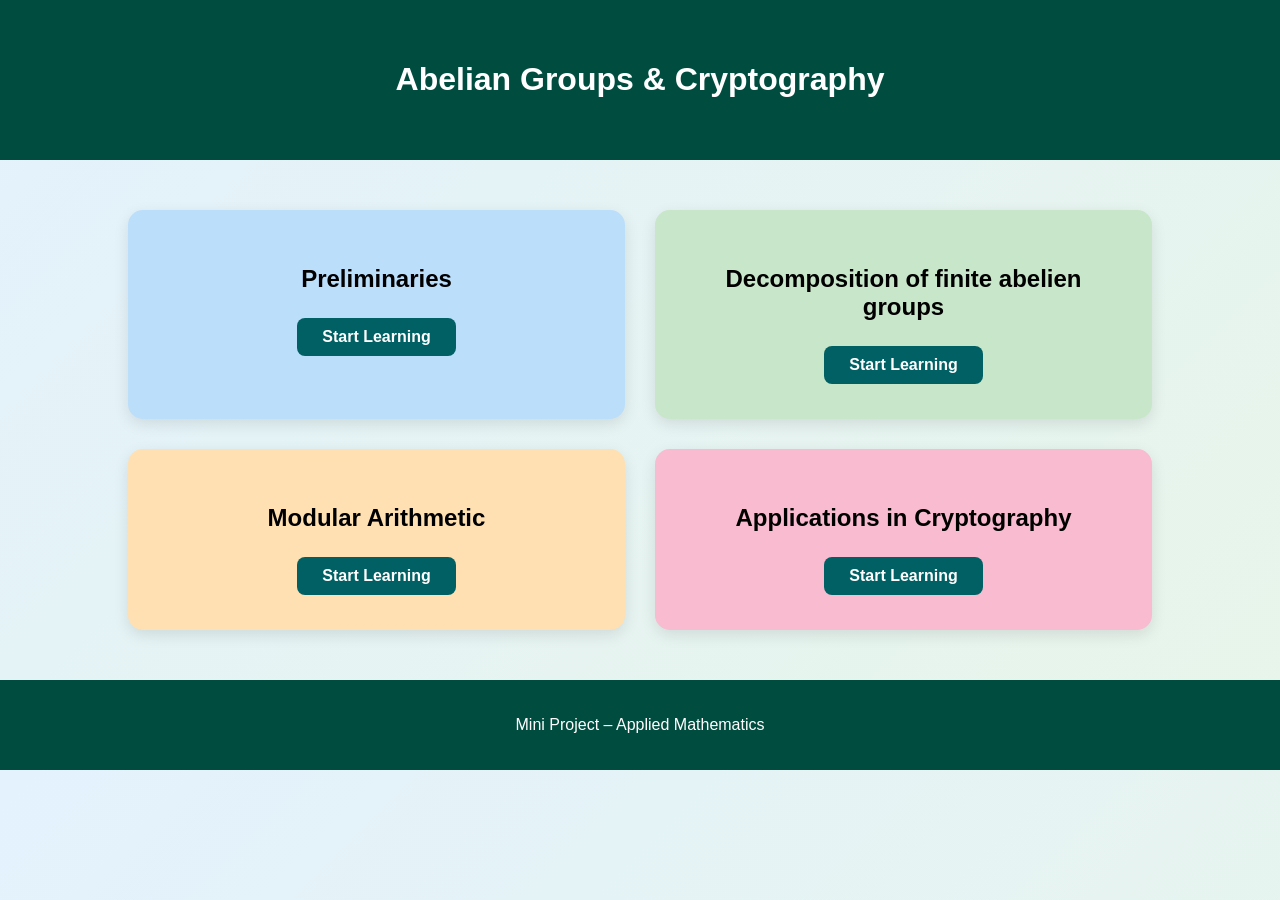
<file: index.html>
<!DOCTYPE html>
<html>

<head>
<title>Abelian Groups & Cryptography</title>
<link rel="stylesheet" href="style.css">
</head>

<body>

<header>
<h1>Abelian Groups & Cryptography</h1>

</header>

<div class="container">

<div class="card card1">
<h2>Preliminaries</h2>

<a href="lesson1.html">Start Learning</a>
</div>

<div class="card card2">
<h2>Decomposition of finite abelien groups</h2>

<a href="lesson2.html">Start Learning</a>
</div>

<div class="card card3">
<h2>Modular Arithmetic</h2>

<a href="lesson3.html">Start Learning</a>
</div>

<div class="card card4">
<h2> Applications in Cryptography</h2>

<a href="lesson4.html">Start Learning</a>
</div>

</div>

<footer>
<p>Mini Project –  Applied Mathematics</p>
</footer>

</body>
</html>
</file>
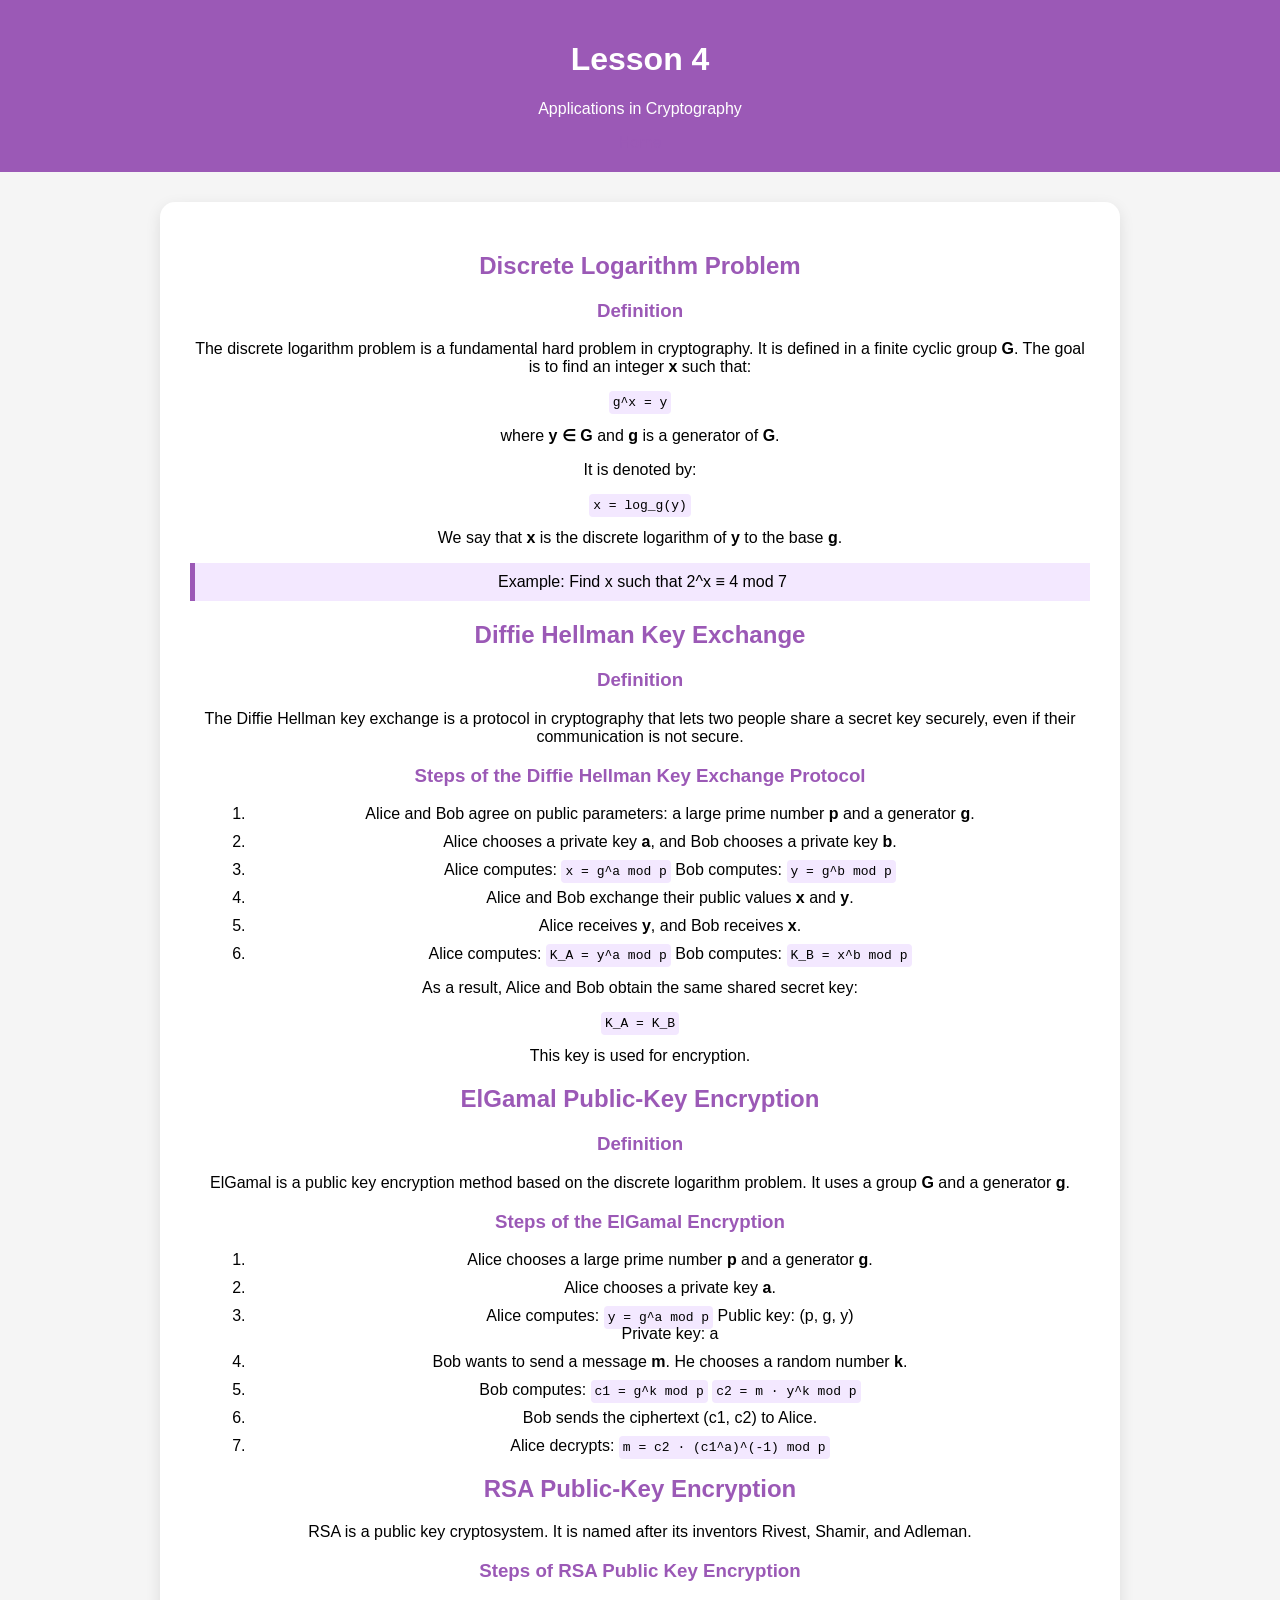
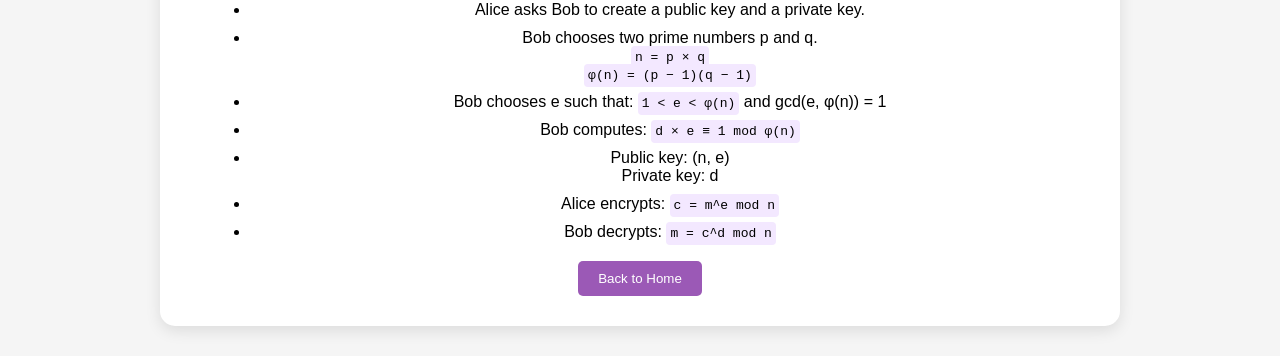
<file: leson4.html>
<!DOCTYPE html>
<html lang="en">
<head>
<meta charset="UTF-8">
<title>Lesson 4 - Applications in Cryptography</title>
<link rel="stylesheet" href="style.css">

<style>
body {
    font-family: Arial, sans-serif;
    background: #f5f5f5;
    margin: 0;
    padding: 0;
}
header {
    background: #9b59b6; /* use your card4 color */
    color: white;
    padding: 20px;
    text-align: center;
}
.lesson-container {
    width: 80%;
    max-width: 900px;
    margin: 30px auto;
    background: white;
    padding: 30px;
    border-radius: 15px;
    box-shadow: 0 5px 15px rgba(0,0,0,0.1);
}
h2, h3 {
    color: #9b59b6;
}
ol, ul {
    margin-left: 20px;
}
li {
    margin-bottom: 10px;
}
code {
    background-color: #f3e8ff;
    padding: 4px;
    border-radius: 4px;
}
.example {
    background-color: #f3e8ff;
    border-left: 5px solid #9b59b6;
    padding: 10px;
    margin: 10px 0;
}
a {
    color: #9b59b6;
    text-decoration: none;
}
button {
    padding: 10px 20px;
    background: #9b59b6;
    color: white;
    border: none;
    border-radius: 5px;
}
</style>
</head>

<body>

<header>
    <h1>Lesson 4</h1>
    <p>Applications in Cryptography</p>
    <a href="index.html">Home</a>
</header>

<div class="lesson-container">


<h2>Discrete Logarithm Problem</h2>

<h3>Definition</h3>
<p>
The discrete logarithm problem is a fundamental hard problem in cryptography. 
It is defined in a finite cyclic group <b>G</b>. The goal is to find an integer <b>x</b> such that:
</p>

<code>g^x = y</code>

<p>where <b>y ∈ G</b> and <b>g</b> is a generator of <b>G</b>.</p>

<p>It is denoted by:</p>
<code>x = log_g(y)</code>

<p>
We say that <b>x</b> is the discrete logarithm of <b>y</b> to the base <b>g</b>.
</p>

<div class="example">
Example: Find x such that 2^x ≡ 4 mod 7
</div>


<h2>Diffie Hellman Key Exchange</h2>

<h3>Definition</h3>
<p>
The Diffie Hellman key exchange is a protocol in cryptography that lets two people share a secret key securely,
even if their communication is not secure.
</p>

<h3>Steps of the Diffie Hellman Key Exchange Protocol</h3>
<ol>
<li>Alice and Bob agree on public parameters: a large prime number <b>p</b> and a generator <b>g</b>.</li>

<li>Alice chooses a private key <b>a</b>, and Bob chooses a private key <b>b</b>.</li>

<li>
Alice computes:
<code>x = g^a mod p</code>
Bob computes:
<code>y = g^b mod p</code>
</li>

<li>Alice and Bob exchange their public values <b>x</b> and <b>y</b>.</li>

<li>Alice receives <b>y</b>, and Bob receives <b>x</b>.</li>

<li>
Alice computes:
<code>K_A = y^a mod p</code>
Bob computes:
<code>K_B = x^b mod p</code>
</li>
</ol>

<p>
As a result, Alice and Bob obtain the same shared secret key:
</p>

<code>K_A = K_B</code>

<p>This key is used for encryption.</p>


<h2>ElGamal Public-Key Encryption</h2>

<h3>Definition</h3>
<p>
ElGamal is a public key encryption method based on the discrete logarithm problem.
It uses a group <b>G</b> and a generator <b>g</b>.
</p>

<h3>Steps of the ElGamal Encryption</h3>
<ol>

<li>Alice chooses a large prime number <b>p</b> and a generator <b>g</b>.</li>

<li>Alice chooses a private key <b>a</b>.</li>

<li>
Alice computes:
<code>y = g^a mod p</code>
Public key: (p, g, y)<br>
Private key: a
</li>

<li>Bob wants to send a message <b>m</b>. He chooses a random number <b>k</b>.</li>

<li>
Bob computes:
<code>c1 = g^k mod p</code>
<code>c2 = m · y^k mod p</code>
</li>

<li>Bob sends the ciphertext (c1, c2) to Alice.</li>

<li>
Alice decrypts:
<code>m = c2 · (c1^a)^(-1) mod p</code>
</li>

</ol>


<h2>RSA Public-Key Encryption</h2>

<p>
RSA is a public key cryptosystem. It is named after its inventors Rivest, Shamir, and Adleman.
</p>

<h3>Steps of RSA Public Key Encryption</h3>
<ul>

<li>Alice asks Bob to create a public key and a private key.</li>

<li>
Bob chooses two prime numbers p and q.<br>
<code>n = p × q</code><br>
<code>φ(n) = (p − 1)(q − 1)</code>
</li>

<li>
Bob chooses e such that:
<code>1 &lt; e &lt; φ(n)</code> and gcd(e, φ(n)) = 1
</li>

<li>
Bob computes:
<code>d × e ≡ 1 mod φ(n)</code>
</li>

<li>
Public key: (n, e)<br>
Private key: d
</li>

<li>
Alice encrypts:
<code>c = m^e mod n</code>
</li>

<li>
Bob decrypts:
<code>m = c^d mod n</code>
</li>

</ul>


<div style="text-align:center; margin-top:20px;">
    <a href="index.html">
        <button>Back to Home</button>
    </a>
</div>

</div>

</body>
</html>
</file>
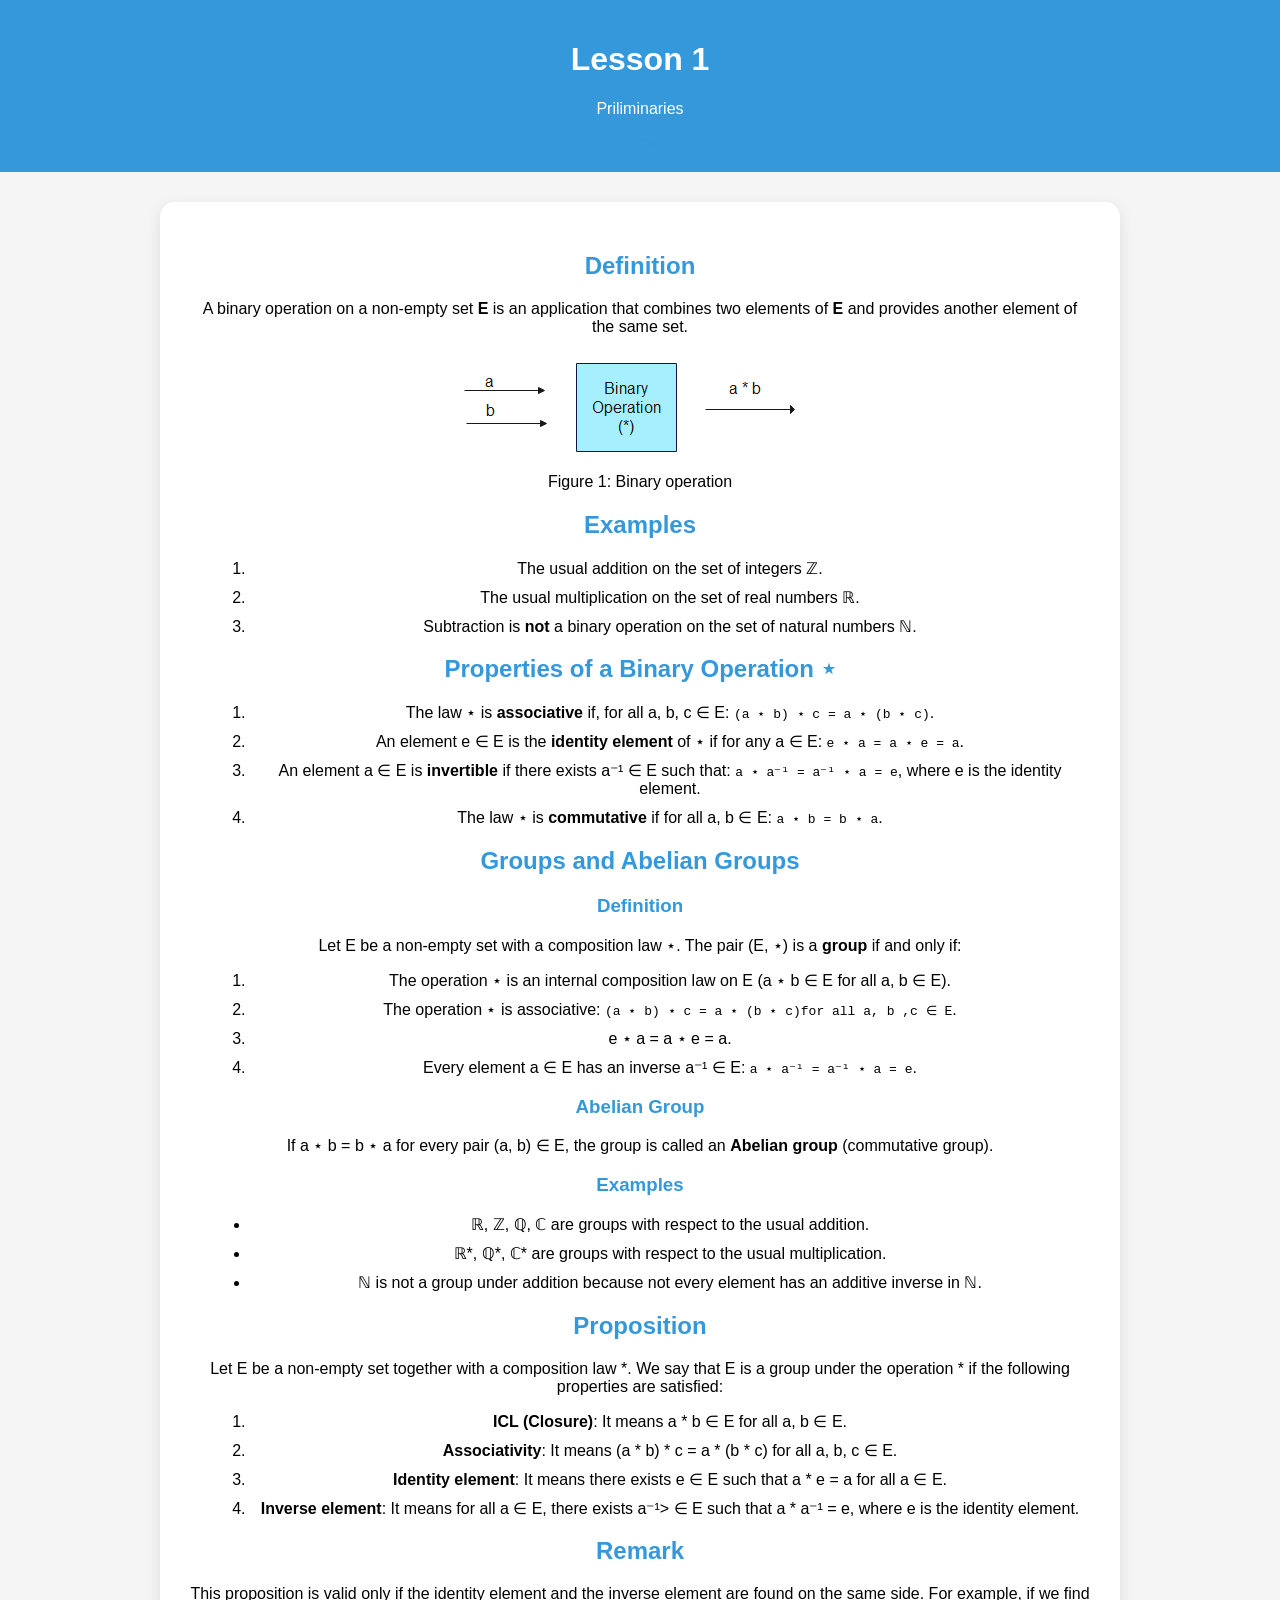
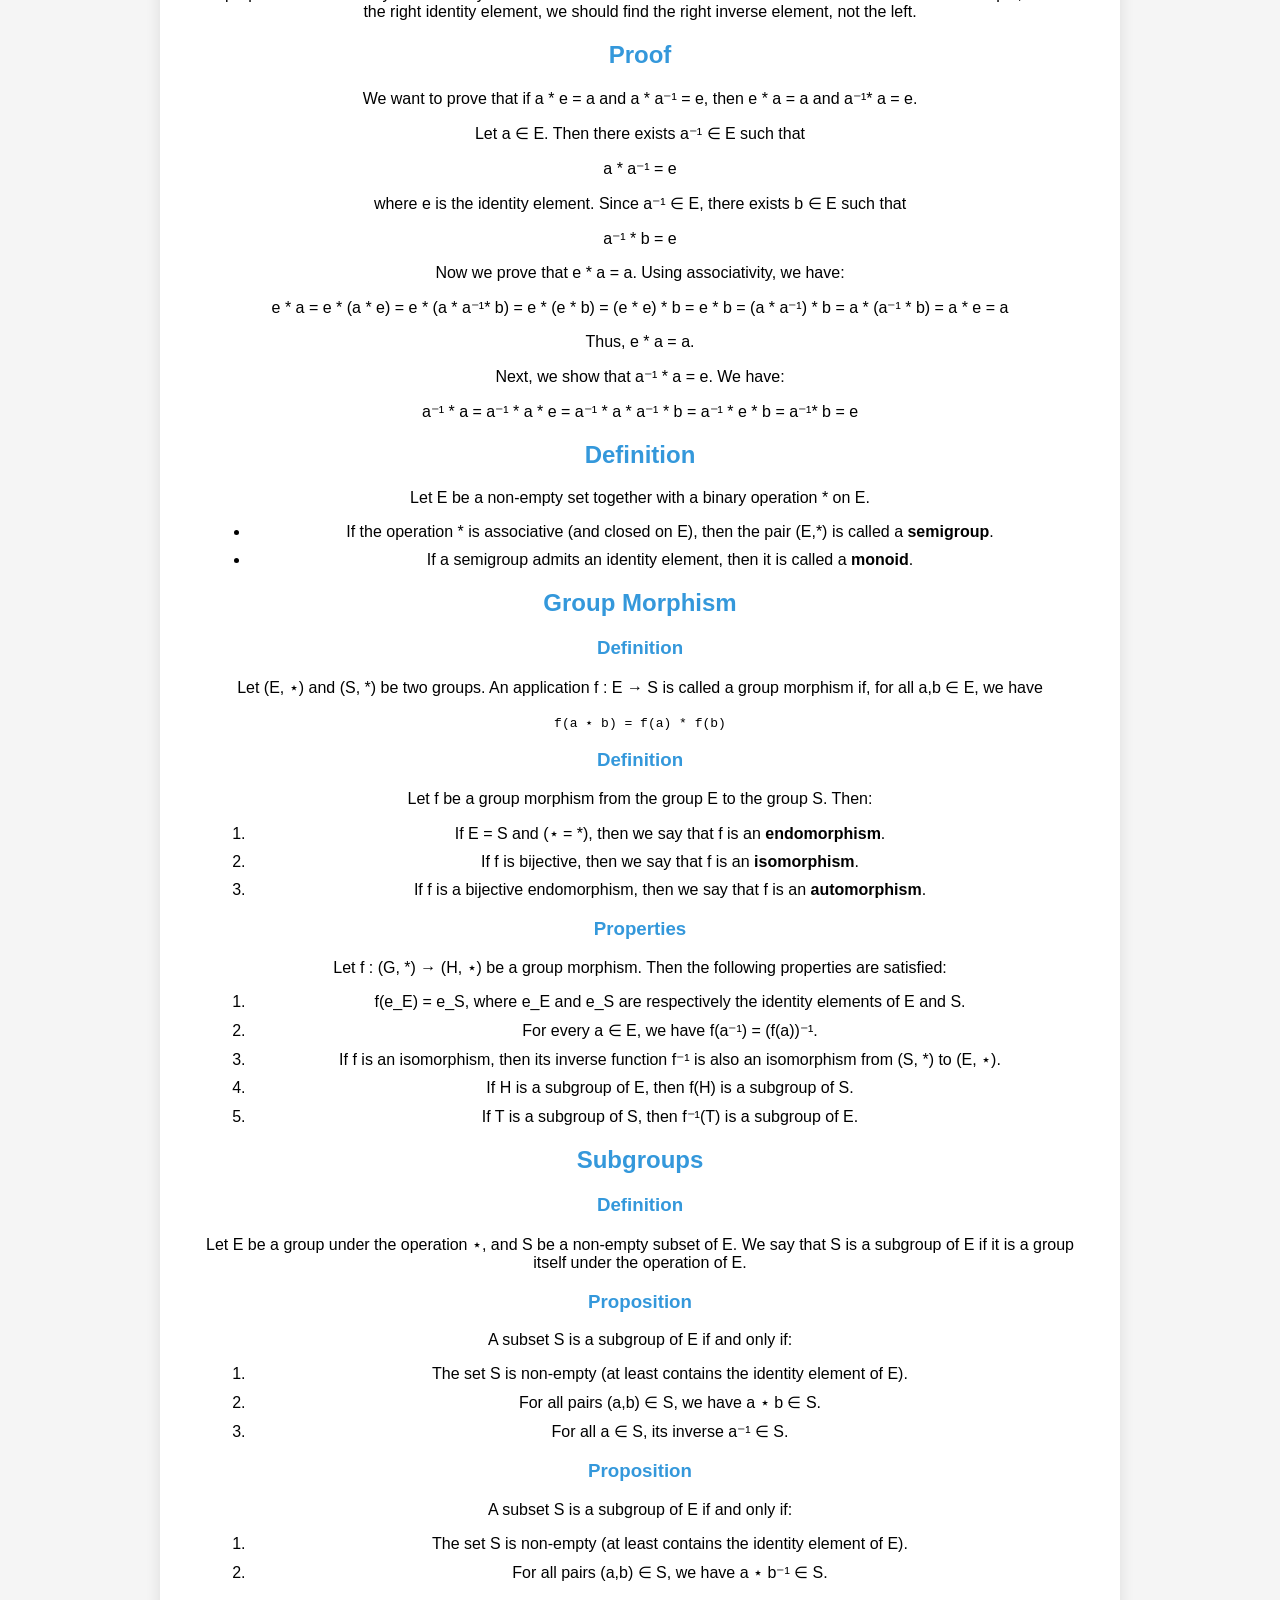
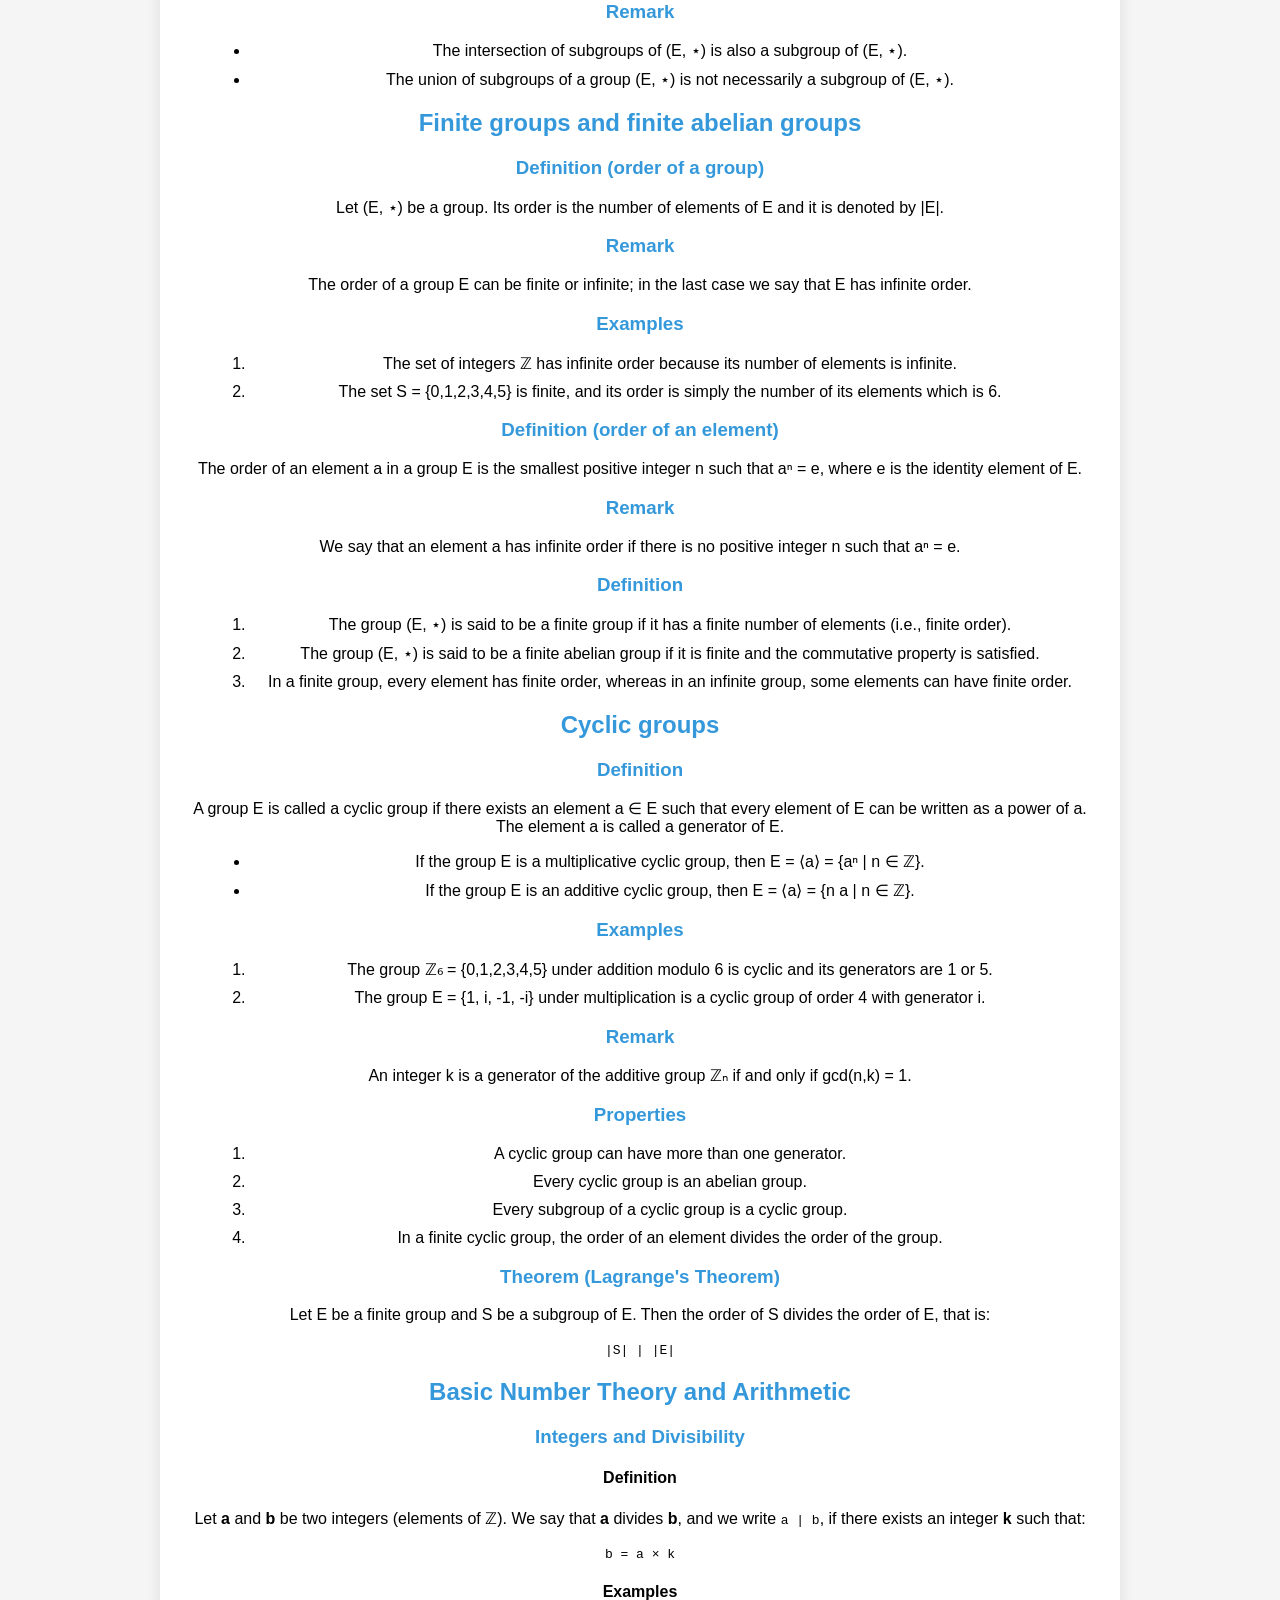
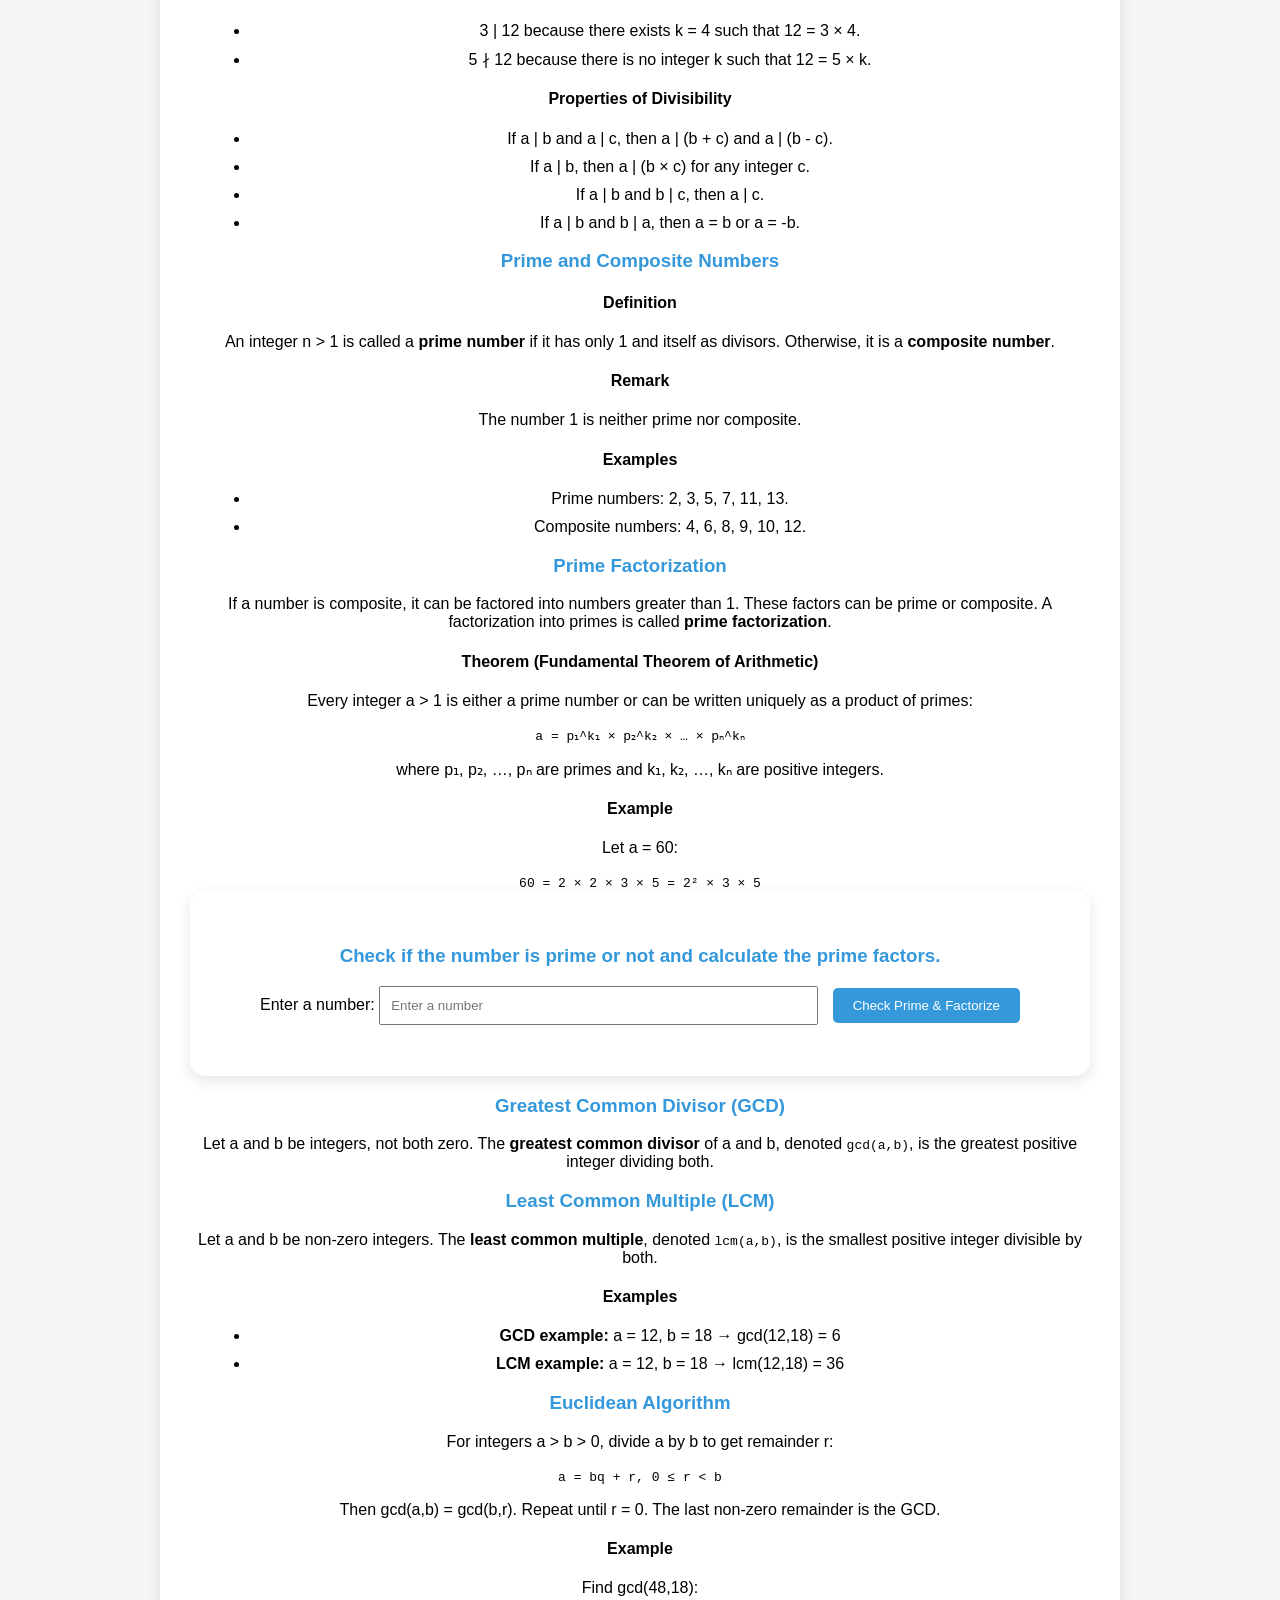
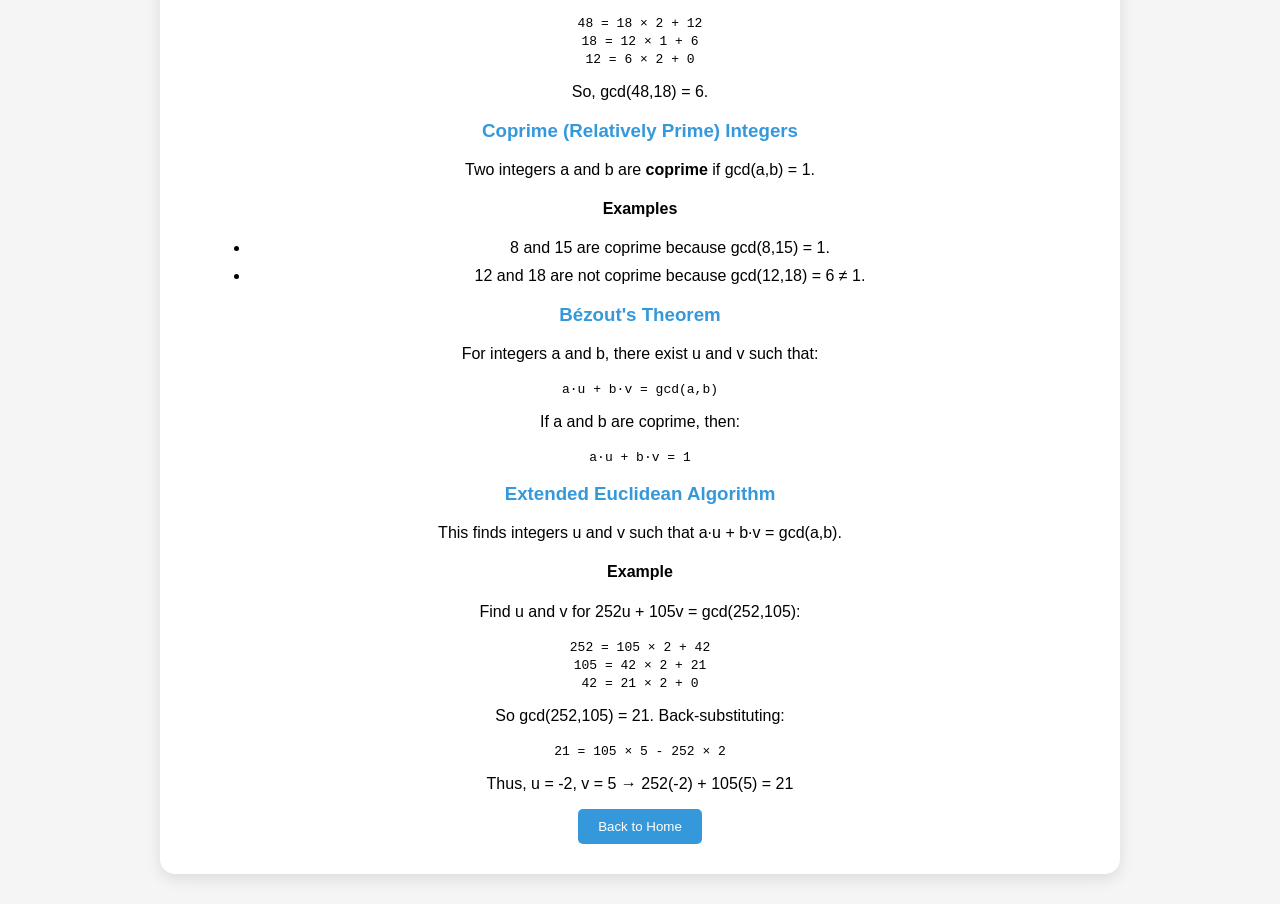
<file: lesson1.html>
<!DOCTYPE html>
<html lang="en">
<head>
    <meta charset="UTF-8">
    <title>Lesson 1 - Priliminaries </title>
    <link rel="stylesheet" href="style.css">
    <style>
        body {
            font-family: Arial, sans-serif;
            background: #f5f5f5;
            margin: 0;
            padding: 0;
        }
        header {
            background: #3498db;
            color: white;
            padding: 20px;
            text-align: center;
        }
        .lesson-container {
            width: 80%;
            max-width: 900px;
            margin: 30px auto;
            background: White;
            padding: 30px;
            border-radius: 15px;
            box-shadow: 0 5px 15px rgba(0,0,0,0.1);
        }
        h2, h3 {
            color: #3498db;
        }
        ol, ul {
            margin-left: 20px;
        }
        li {
            margin-bottom: 10px;
        }
        input {
            padding: 10px;
            width: 50%;
            margin-right: 10px;
        }
        button {
            padding: 10px 20px;
            background: #3498db;
            color: white;
            border: none;
            cursor: pointer;
            border-radius: 5px;
        }

       

        a {
            color: #3498db;
            text-decoration: none;
        }
        a:hover {
            text-decoration: underline;
        }
        blockquote {
            margin: 15px 0;
            padding: 10px 20px;
            background: #3498db;
            border-left: 5px solid #3498db;
        }
    </style>
</head>
<body>

<header>
    <h1>Lesson 1</h1>
    <p>Priliminaries</p>
    <a href="index.html" class="home-btn">Home</a>

</header>

<div class="lesson-container">
    

    <h2>Definition</h2>
    <p>
        A binary operation on a non-empty set <b>E</b> is an application that combines
        two elements of <b>E</b> and provides another element of the same set.
    </p>
  <figure>
  <img src="Binary operation(1)(1).png" alt="Binary operation">
  <figcaption>Figure 1: Binary operation</figcaption>
</figure>

    <h2>Examples</h2>
    <ol>
        <li>The usual addition on the set of integers ℤ.</li>
        <li>The usual multiplication on the set of real numbers ℝ.</li>
        <li>Subtraction is <b>not</b> a binary operation on the set of natural numbers ℕ.</li>
    </ol>

    <h2>Properties of a Binary Operation ⋆</h2>
    <ol>
        <li>The law ⋆ is <b>associative</b> if, for all a, b, c ∈ E:
            <code>(a ⋆ b) ⋆ c = a ⋆ (b ⋆ c)</code>.
        </li>
        <li>An element e ∈ E is the <b>identity element</b> of ⋆ if for any a ∈ E:
            <code>e ⋆ a = a ⋆ e = a</code>.
        </li>
        <li>An element a ∈ E is <b>invertible</b> if there exists a⁻¹ ∈ E such that:
            <code>a ⋆ a⁻¹ = a⁻¹ ⋆ a = e</code>, where e is the identity element.
        </li>
        <li>The law ⋆ is <b>commutative</b> if for all a, b ∈ E:
            <code>a ⋆ b = b ⋆ a</code>.
        </li>
    </ol>

    <h2>Groups and Abelian Groups</h2>

    <h3>Definition</h3>
    <p>
        Let E be a non-empty set with a composition law ⋆. The pair (E, ⋆)
        is a <b>group</b> if and only if:
    </p>
    <ol>
        <li> The operation ⋆ is an internal composition law on E (a ⋆ b ∈ E for all a, b ∈ E).</li>
        <li> The operation ⋆ is associative: <code>(a ⋆ b) ⋆ c = a ⋆ (b ⋆ c)for all a, b ,c ∈ E</code>.</li>
        <li  The operation ⋆ has an identity element e ∈ E: <code>e ⋆ a = a ⋆ e = a</code>.</li>
        <li>Every element a ∈ E has an inverse a⁻¹ ∈ E: <code>a ⋆ a⁻¹ = a⁻¹ ⋆ a = e</code>.</li>
    </ol>

    <h3>Abelian Group</h3>
    <p>
        If a ⋆ b = b ⋆ a for every pair (a, b) ∈ E, the group is called an <b>Abelian group</b>
        (commutative group).
    </p>
    <h3>Examples</h3>
    <ul>
        <li>ℝ, ℤ, ℚ, ℂ are groups with respect to the usual addition.</li>
        <li>ℝ*, ℚ*, ℂ* are groups with respect to the usual multiplication.</li>
        <li>ℕ is not a group under addition because not every element has an additive inverse in ℕ.</li>
    </ul>

   <h2>Proposition</h2>
<p>
  Let E be a non-empty set together with a composition law *. We say that E is a group under the operation * if the following properties are satisfied:
</p>
<ol>
  <li><strong>ICL (Closure)</strong>: It means a * b ∈ E for all a, b ∈ E.</li>
  <li><strong>Associativity</strong>: It means (a * b) * c = a * (b * c) for all a, b, c ∈ E.</li>
  <li><strong>Identity element</strong>: It means there exists e ∈ E such that a * e = a for all a ∈ E.</li>
  <li><strong>Inverse element</strong>: It means for all a ∈ E, there exists a⁻¹> ∈ E such that a * a⁻¹ = e, where e is the identity element.</li>
</ol>

<h2>Remark</h2>
<p>
  This proposition is valid only if the identity element and the inverse element are found on the same side. For example, if we find the right identity element, we should find the right inverse element, not the left.
</p>

<h2>Proof</h2>
<p>We want to prove that if a * e = a and a * a⁻¹ = e, then e * a = a and a⁻¹* a = e.</p>

<p>Let a ∈ E. Then there exists a⁻¹ ∈ E such that</p>
<p>a * a⁻¹ = e</p>
<p>where e is the identity element. Since a⁻¹ ∈ E, there exists b ∈ E such that</p>
<p>a⁻¹ * b = e</p>

<p>Now we prove that e * a = a. Using associativity, we have:</p>
<p>
  e * a = e * (a * e) = e * (a * a⁻¹* b) = e * (e * b) = (e * e) * b = e * b = (a * a⁻¹) * b = a * (a⁻¹ * b) = a * e = a
</p>

<p>Thus, e * a = a.</p>

<p>Next, we show that a⁻¹ * a = e. We have:</p>
<p>
  a⁻¹ * a = a⁻¹ * a * e = a⁻¹ * a * a⁻¹ * b = a⁻¹ * e * b = a⁻¹* b = e
</p>
<h2>Definition</h2>

<p>
Let E be a non-empty set together with a binary operation * on E.
</p>

<ul>
  <li>
    If the operation * is associative (and closed on E), then the pair 
    (E,*) is called a <b>semigroup</b>.
  </li>

  <li>
    If a semigroup admits an identity element, then it is called a <b>monoid</b>.
  </li>
</ul>


  

  

  
    
    

    

<h2>Group Morphism</h2>

<h3>Definition</h3>
<p>
Let (E, ⋆) and (S, *) be two groups. An application f : E → S is called a group morphism if, for all a,b ∈ E, we have
</p>
<code>f(a ⋆ b) = f(a) * f(b)</code>

<h3>Definition</h3>
<p>Let f be a group morphism from the group E to the group S. Then:</p>
<ol>
    <li>If E = S and (⋆ = *), then we say that f is an <b>endomorphism</b>.</li>
    <li>If f is bijective, then we say that f is an <b>isomorphism</b>.</li>
    <li>If f is a bijective endomorphism, then we say that f is an <b>automorphism</b>.</li>
</ol>

<h3>Properties</h3>
<p>Let f : (G, *) → (H, ⋆) be a group morphism. Then the following properties are satisfied:</p>
<ol>
    <li>f(e_E) = e_S, where e_E and e_S are respectively the identity elements of E and S.</li>
    <li>For every a ∈ E, we have f(a⁻¹) = (f(a))⁻¹.</li>
    <li>If f is an isomorphism, then its inverse function f⁻¹ is also an isomorphism from (S, *) to (E, ⋆).</li>
    <li>If H is a subgroup of E, then f(H) is a subgroup of S.</li>
    <li>If T is a subgroup of S, then f⁻¹(T) is a subgroup of E.</li>
</ol>

<h2>Subgroups</h2>

<h3>Definition</h3>
<p>Let E be a group under the operation ⋆, and S be a non-empty subset of E. We say that S is a subgroup of E if it is a group itself under the operation of E.</p>

<h3>Proposition</h3>
<p>A subset S is a subgroup of E if and only if:</p>
<ol>
    <li>The set S is non-empty (at least contains the identity element of E).</li>
    <li>For all pairs (a,b) ∈ S, we have a ⋆ b ∈ S.</li>
    <li>For all a ∈ S, its inverse a⁻¹ ∈ S.</li>
</ol>

<h3>Proposition</h3>
<p>A subset S is a subgroup of E if and only if:</p>
<ol>
    <li>The set S is non-empty (at least contains the identity element of E).</li>
    <li>For all pairs (a,b) ∈ S, we have a ⋆ b⁻¹ ∈ S.</li>
</ol>

<h3>Remark</h3>
<ul>
    <li>The intersection of subgroups of (E, ⋆) is also a subgroup of (E, ⋆).</li>
    <li>The union of subgroups of a group (E, ⋆) is not necessarily a subgroup of (E, ⋆).</li>
</ul>

<h2>Finite groups and finite abelian groups</h2>

<h3>Definition (order of a group)</h3>
<p>Let (E, ⋆) be a group. Its order is the number of elements of E and it is denoted by |E|.</p>

<h3>Remark</h3>
<p>The order of a group E can be finite or infinite; in the last case we say that E has infinite order.</p>

<h3>Examples</h3>
<ol>
    <li>The set of integers ℤ has infinite order because its number of elements is infinite.</li>
    <li>The set S = {0,1,2,3,4,5} is finite, and its order is simply the number of its elements which is 6.</li>
</ol>

<h3>Definition (order of an element)</h3>
<p>The order of an element a in a group E is the smallest positive integer n such that aⁿ = e, where e is the identity element of E.</p>

<h3>Remark</h3>
<p>We say that an element a has infinite order if there is no positive integer n such that aⁿ = e.</p>

<h3>Definition</h3>
<ol>
    <li>The group (E, ⋆) is said to be a finite group if it has a finite number of elements (i.e., finite order).</li>
    <li>The group (E, ⋆) is said to be a finite abelian group if it is finite and the commutative property is satisfied.</li>
    <li>In a finite group, every element has finite order, whereas in an infinite group, some elements can have finite order.</li>
</ol>

<h2>Cyclic groups</h2>

<h3>Definition</h3>
<p>A group E is called a cyclic group if there exists an element a ∈ E such that every element of E can be written as a power of a. The element a is called a generator of E.</p>

<ul>
    <li>If the group E is a multiplicative cyclic group, then E = ⟨a⟩ = {aⁿ | n ∈ ℤ}.</li>
    <li>If the group E is an additive cyclic group, then E = ⟨a⟩ = {n a | n ∈ ℤ}.</li>
</ul>

<h3>Examples</h3>
<ol>
    <li>The group ℤ₆ = {0,1,2,3,4,5} under addition modulo 6 is cyclic and its generators are 1 or 5.</li>
    <li>The group E = {1, i, -1, -i} under multiplication is a cyclic group of order 4 with generator i.</li>
</ol>

<h3>Remark</h3>
<p>An integer k is a generator of the additive group ℤₙ if and only if gcd(n,k) = 1.</p>

<h3>Properties</h3>
<ol>
    <li>A cyclic group can have more than one generator.</li>
    <li>Every cyclic group is an abelian group.</li>
    <li>Every subgroup of a cyclic group is a cyclic group.</li>
    <li>In a finite cyclic group, the order of an element divides the order of the group.</li>
</ol>

<h3>Theorem (Lagrange's Theorem)</h3>
<p>Let E be a finite group and S be a subgroup of E. Then the order of S divides the order of E, that is:</p>
<code>|S| | |E|</code>
<h2>Basic Number Theory and Arithmetic</h2>

<h3>Integers and Divisibility</h3>

<h4>Definition</h4>
<p>
Let <b>a</b> and <b>b</b> be two integers (elements of ℤ). We say that <b>a</b> divides <b>b</b>, and we write <code>a | b</code>, if there exists an integer <b>k</b> such that:</p>
<code>b = a × k</code>

<h4>Examples</h4>
<ul>
    <li>3 | 12 because there exists k = 4 such that 12 = 3 × 4.</li>
    <li>5 ∤ 12 because there is no integer k such that 12 = 5 × k.</li>
</ul>

<h4>Properties of Divisibility</h4>
<ul>
    <li>If a | b and a | c, then a | (b + c) and a | (b - c).</li>
    <li>If a | b, then a | (b × c) for any integer c.</li>
    <li>If a | b and b | c, then a | c.</li>
    <li>If a | b and b | a, then a = b or a = -b.</li>
</ul>

<h3>Prime and Composite Numbers</h3>

<h4>Definition</h4>
<p>An integer n > 1 is called a <b>prime number</b> if it has only 1 and itself as divisors. Otherwise, it is a <b>composite number</b>.</p>

<h4>Remark</h4>
<p>The number 1 is neither prime nor composite.</p>

<h4>Examples</h4>
<ul>
    <li>Prime numbers: 2, 3, 5, 7, 11, 13.</li>
    <li>Composite numbers: 4, 6, 8, 9, 10, 12.</li>
</ul>

<h3>Prime Factorization</h3>
<p>If a number is composite, it can be factored into numbers greater than 1. These factors can be prime or composite. A factorization into primes is called <b>prime factorization</b>.</p>

<h4>Theorem (Fundamental Theorem of Arithmetic)</h4>
<p>Every integer a > 1 is either a prime number or can be written uniquely as a product of primes:</p>
<code>a = p₁^k₁ × p₂^k₂ × … × pₙ^kₙ</code>
<p>where p₁, p₂, …, pₙ are primes and k₁, k₂, …, kₙ are positive integers.</p>

<h4>Example</h4>
<p>Let a = 60:</p>
<code>60 = 2 × 2 × 3 × 5 = 2² × 3 × 5</code>


  
  

  
  <div class="card">
  <h3>Check if the number is prime or not and calculate the prime factors.</h3>

  <label>Enter a number:</label>
  <input type="number" id="num" placeholder="Enter a number">

  <button onclick="Prime()">Check Prime & Factorize</button>

  <p id="primeResult"></p>
  <p id="PrimefactorsResult"></p>
</div>

<script>

function isPrime(n) {
  if (n < 2) return false;
  for (let i = 2; i * i <= n; i++) {
    if (n % i === 0) return false;
  }
  return true;
}

function primeFactors(n) {
  let F = [];
  let D = 2;
  while (n > 1) {
    if (n % D === 0) {
      F.push(D);
      n /= D;
    } else {
      D++;
    }
  }
  return F;
}

function Prime() {
  let n = parseInt(document.getElementById("num").value);

  if (isNaN(n) || n < 1) {
    document.getElementById("primeResult").innerText = "Enter a valid positive integer!";
    document.getElementById("PrimefactorsResult").innerText = "";
    return;
  }

  if (n === 1) {
    document.getElementById("primeResult").innerText = "1 is neither prime nor composite.";
    document.getElementById("PrimefactorsResult").innerText = "Prime factors: None";
    return;
  }

  if (isPrime(n)) {
    document.getElementById("primeResult").innerText = n + " is a prime number ✅";
  } else {
    document.getElementById("primeResult").innerText = n + " is NOT a prime number ❌";
  }

  let F = primeFactors(n);
  document.getElementById("PrimefactorsResult").innerText =
    "Prime factors: " + F.join(" × ");
}

</script>

<h3>Greatest Common Divisor (GCD)</h3>
<p>Let a and b be integers, not both zero. The <b>greatest common divisor</b> of a and b, denoted <code>gcd(a,b)</code>, is the greatest positive integer dividing both.</p>

<h3>Least Common Multiple (LCM)</h3>
<p>Let a and b be non-zero integers. The <b>least common multiple</b>, denoted <code>lcm(a,b)</code>, is the smallest positive integer divisible by both.</p>

<h4>Examples</h4>
<ul>
    <li><b>GCD example:</b> a = 12, b = 18 → gcd(12,18) = 6</li>
    <li><b>LCM example:</b> a = 12, b = 18 → lcm(12,18) = 36</li>
</ul>

<h3>Euclidean Algorithm</h3>
<p>For integers a > b > 0, divide a by b to get remainder r:</p>
<code>a = bq + r, 0 ≤ r < b</code>
<p>Then gcd(a,b) = gcd(b,r). Repeat until r = 0. The last non-zero remainder is the GCD.</p>

<h4>Example</h4>
<p>Find gcd(48,18):</p>
<code>48 = 18 × 2 + 12</code><br>
<code>18 = 12 × 1 + 6</code><br>
<code>12 = 6 × 2 + 0</code>
<p>So, gcd(48,18) = 6.</p>

<h3>Coprime (Relatively Prime) Integers</h3>
<p>Two integers a and b are <b>coprime</b> if gcd(a,b) = 1.</p>

<h4>Examples</h4>
<ul>
    <li>8 and 15 are coprime because gcd(8,15) = 1.</li>
    <li>12 and 18 are not coprime because gcd(12,18) = 6 ≠ 1.</li>
</ul>

<h3>Bézout's Theorem</h3>
<p>For integers a and b, there exist u and v such that:</p>
<code>a·u + b·v = gcd(a,b)</code>
<p>If a and b are coprime, then:</p>
<code>a·u + b·v = 1</code>

<h3>Extended Euclidean Algorithm</h3>
<p>This finds integers u and v such that a·u + b·v = gcd(a,b).</p>

<h4>Example</h4>
<p>Find u and v for 252u + 105v = gcd(252,105):</p>
<code>252 = 105 × 2 + 42</code><br>
<code>105 = 42 × 2 + 21</code><br>
<code>42 = 21 × 2 + 0</code>
<p>So gcd(252,105) = 21. Back-substituting:</p>
<code>21 = 105 × 5 - 252 × 2</code>
<p>Thus, u = -2, v = 5 → 252(-2) + 105(5) = 21</p>
    






    <div class="lesson-1-buttons">
    <a href="index.html" >
        <button> Back to Home</button> </a>
     
   
</div>

</body>
</html>
</file>
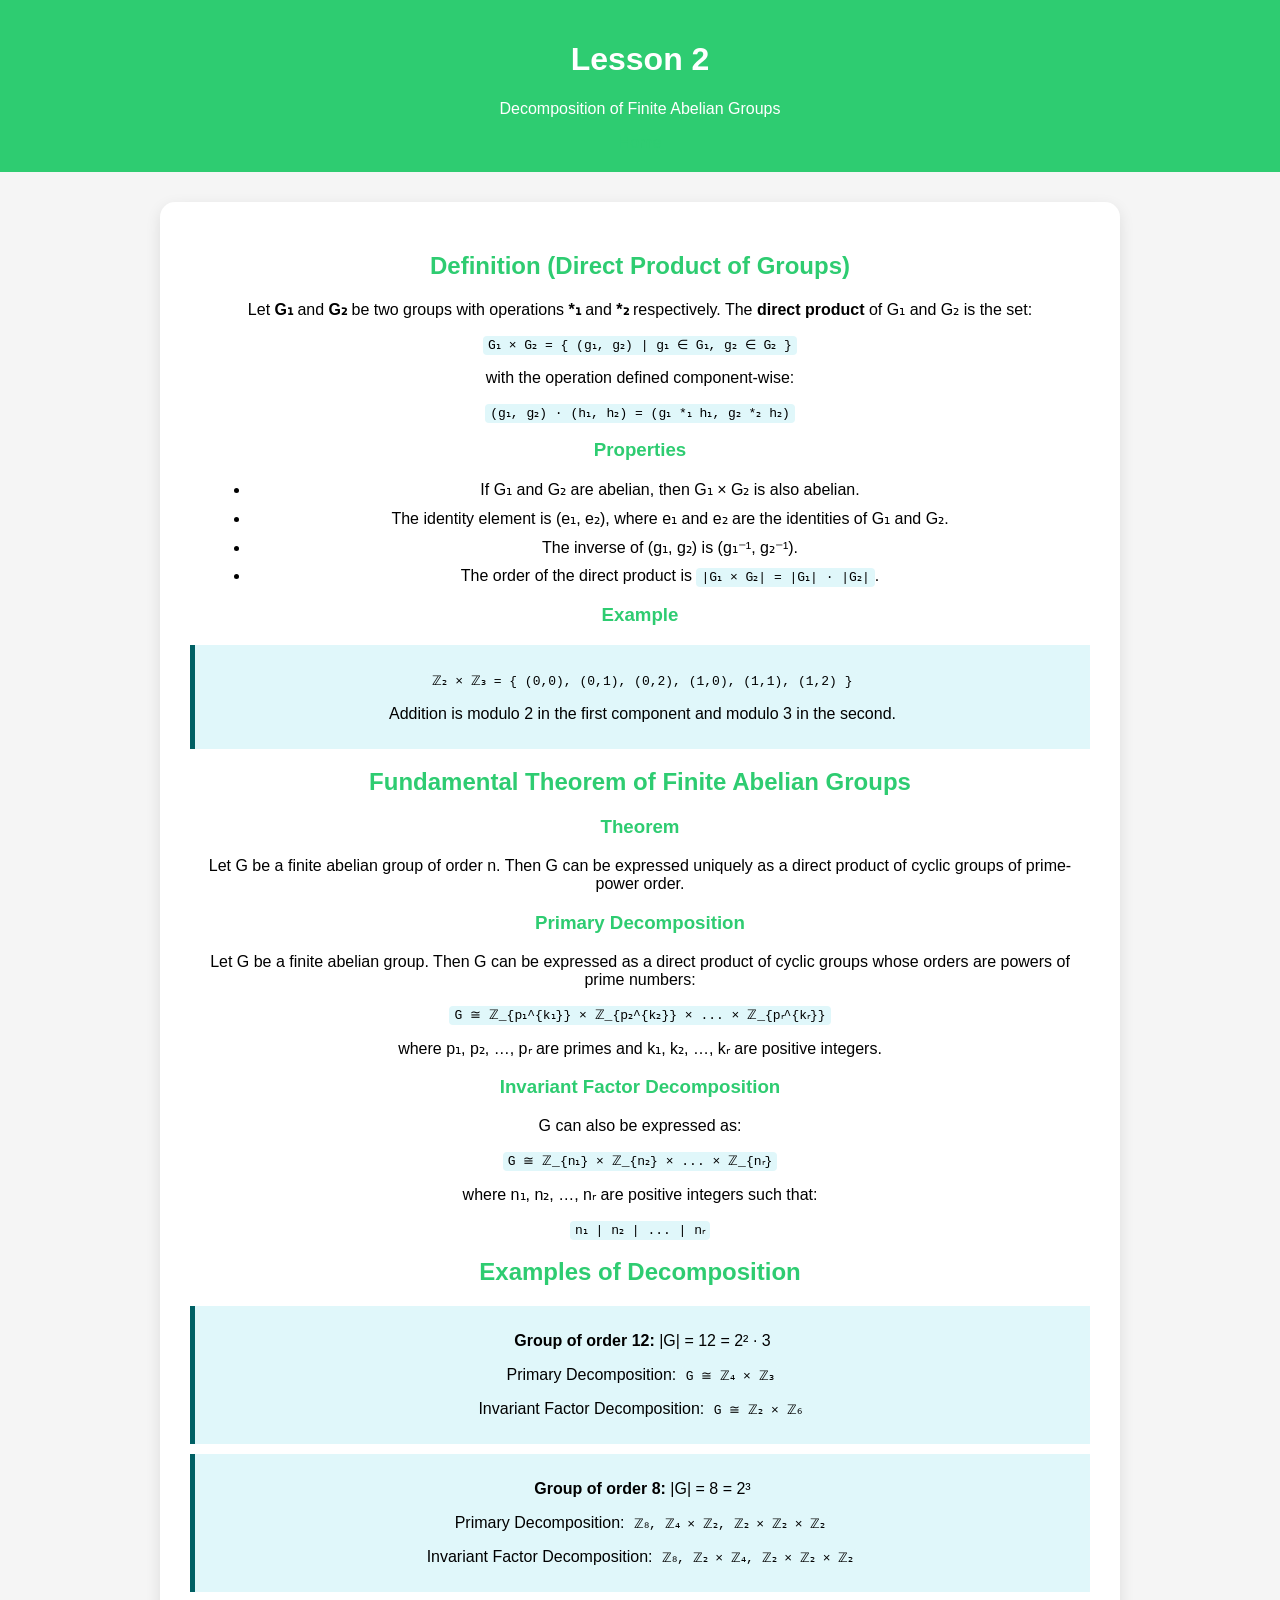
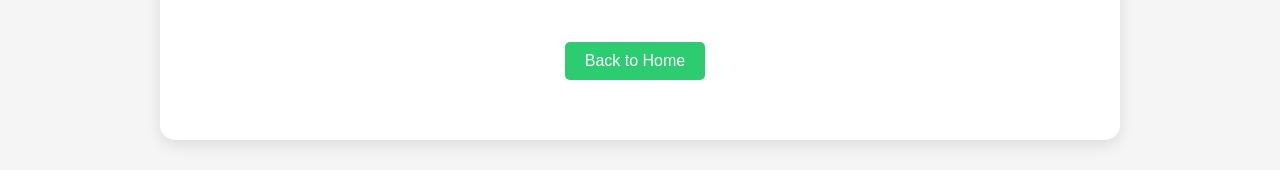
<file: lesson2.html>
<!DOCTYPE html>
<html lang="en">
<head>
    <meta charset="UTF-8">
    <title>Lesson-2- Decomposition of Finite Abelian Groups</title>
    <link rel="stylesheet" href="style.css">
    <style>
        body {
            font-family: Arial, sans-serif;
            background: #f5f5f5;
            margin: 0;
            padding: 0;
        }
        header {
            background: #2ecc71;
            color: white;
            padding: 20px;
            text-align: center;
        }
        .lesson-container {
            width: 80%;
            max-width: 900px;
            margin: 30px auto;
            background: white;
            padding: 30px;
            border-radius: 15px;
            box-shadow: 0 5px 15px rgba(0,0,0,0.1);
        }
        h2, h3, h4 {
            color: #2ecc71;
        }
        ol, ul {
            margin-left: 20px;
        }
        li {
            margin-bottom: 10px;
        }
        code {
            background-color: #e0f7fa;
            padding: 2px 5px;
            border-radius: 4px;
        }
        .example {
            background-color: #e0f7fa;
            border-left: 5px solid #006064;
            padding: 10px;
            margin: 10px 0;
        }
        a {
            color: #2ecc71;
            text-decoration: none;
        }
        a:hover {
            text-decoration: underline;
        }
        .lesson-buttons a {
            display: inline-block;
            margin: 20px 10px 0 0;
            padding: 10px 20px;
            background: #2ecc71;
            color: white;
            border-radius: 5px;
            text-decoration: none;
        }
        .lesson-buttons a:hover {
            background: #2ecc71;
        }
        
    </style>
</head>
<body>

<header>
    <h1>Lesson 2</h1>
    <p>Decomposition of Finite Abelian Groups</p>
    <a href="index.html" class="home-btn">Home</a>
</header>

<div class="lesson-container">

    <h2>Definition (Direct Product of Groups)</h2>
    <p>
        Let <b>G₁</b> and <b>G₂</b> be two groups with operations <b>*₁</b> and <b>*₂</b> respectively.
        The <b>direct product</b> of G₁ and G₂ is the set:
    </p>
    <p><code>G₁ × G₂ = { (g₁, g₂) | g₁ ∈ G₁, g₂ ∈ G₂ }</code></p>
    <p>with the operation defined component-wise:</p>
    <p><code>(g₁, g₂) · (h₁, h₂) = (g₁ *₁ h₁, g₂ *₂ h₂)</code></p>

    <h3>Properties</h3>
    <ul>
        <li>If G₁ and G₂ are abelian, then G₁ × G₂ is also abelian.</li>
        <li>The identity element is (e₁, e₂), where e₁ and e₂ are the identities of G₁ and G₂.</li>
        <li>The inverse of (g₁, g₂) is (g₁⁻¹, g₂⁻¹).</li>
        <li>The order of the direct product is <code>|G₁ × G₂| = |G₁| · |G₂|</code>.</li>
    </ul>

    <h3>Example</h3>
    <div class="example">
        <p><code>ℤ₂ × ℤ₃ = { (0,0), (0,1), (0,2), (1,0), (1,1), (1,2) }</code></p>
        <p>Addition is modulo 2 in the first component and modulo 3 in the second.</p>
    </div>

    <h2>Fundamental Theorem of Finite Abelian Groups</h2>
    <h3>Theorem</h3>
    <p>
        Let G be a finite abelian group of order n. Then G can be expressed uniquely as a direct product
        of cyclic groups of prime-power order.
    </p>

    <h3>Primary Decomposition</h3>
    <p>
        Let G be a finite abelian group. Then G can be expressed as a direct product of cyclic groups
        whose orders are powers of prime numbers:
    </p>
    <p><code>G ≅ ℤ_{p₁^{k₁}} × ℤ_{p₂^{k₂}} × ... × ℤ_{pᵣ^{kᵣ}}</code></p>
    <p>where p₁, p₂, …, pᵣ are primes and k₁, k₂, …, kᵣ are positive integers.</p>

    <h3>Invariant Factor Decomposition</h3>
    <p>
        G can also be expressed as:
    </p>
    <p><code>G ≅ ℤ_{n₁} × ℤ_{n₂} × ... × ℤ_{nᵣ}</code></p>
    <p>where n₁, n₂, …, nᵣ are positive integers such that:</p>
    <p><code>n₁ | n₂ | ... | nᵣ</code></p>

    <h2>Examples of Decomposition </h2>

    <div class="example">
        <p><strong>Group of order 12:</strong> |G| = 12 = 2² · 3</p>
        <p>Primary Decomposition: <code>G ≅ ℤ₄ × ℤ₃</code></p>
        <p>Invariant Factor Decomposition: <code>G ≅ ℤ₂ × ℤ₆</code></p>
    </div>

    <div class="example">
        <p><strong>Group of order 8:</strong> |G| = 8 = 2³</p>
        <p>Primary Decomposition: <code>ℤ₈, ℤ₄ × ℤ₂, ℤ₂ × ℤ₂ × ℤ₂</code></p>
        <p>Invariant Factor Decomposition: <code>ℤ₈, ℤ₂ × ℤ₄, ℤ₂ × ℤ₂ × ℤ₂</code></p>
    </div>

   <div class="lesson-buttons">
    <a href="index.html" class="lesson-2-btn">Back to Home</a>
</div>
   

</div>

</body>
</html>
</file>
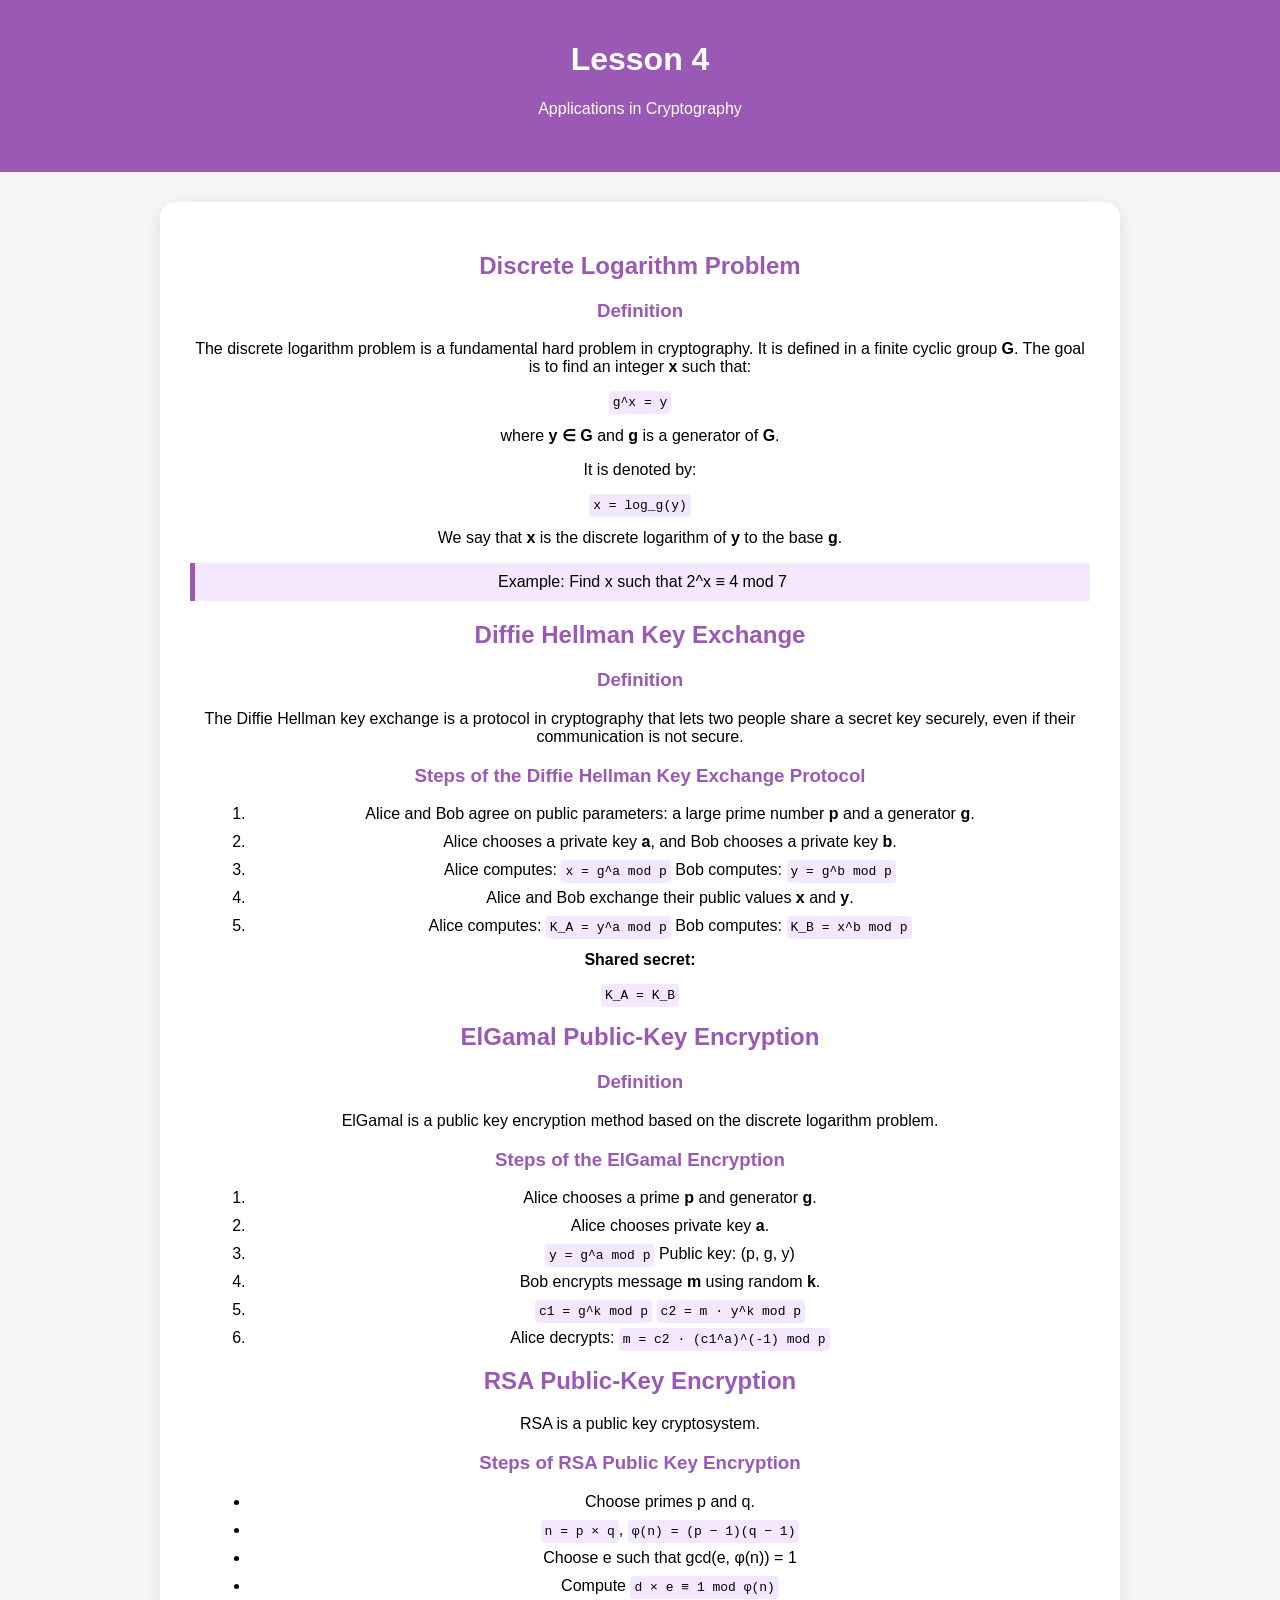
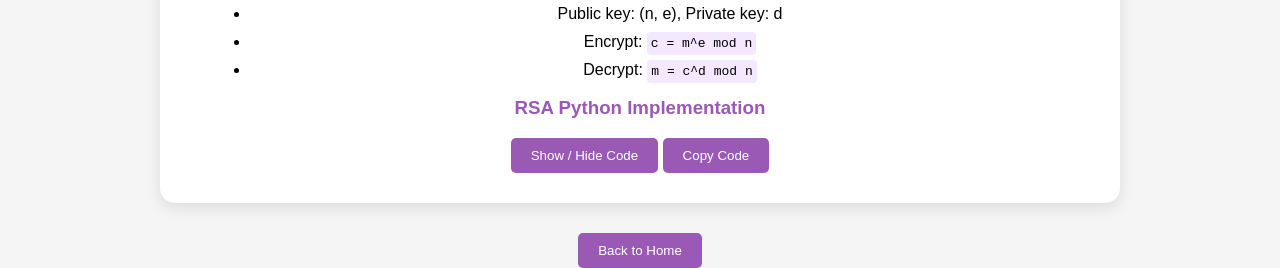
<file: lesson4.html>
<!DOCTYPE html>
<html lang="en">
<head>
<meta charset="UTF-8">
<title>Lesson 4 - Applications in Cryptography</title>
<link rel="stylesheet" href="style.css">

<style>
body {
    font-family: Arial, sans-serif;
    background: #f5f5f5;
    margin: 0;
    padding: 0;
}
header {
    background: #9b59b6;
    color: white;
    padding: 20px;
    text-align: center;
}
.lesson-container {
    width: 80%;
    max-width: 900px;
    margin: 30px auto;
    background: white;
    padding: 30px;
    border-radius: 15px;
    box-shadow: 0 5px 15px rgba(0,0,0,0.1);
}
h2, h3 {
    color: #9b59b6;
}
ol, ul {
    margin-left: 20px;
}
li {
    margin-bottom: 10px;
}
code {
    background-color: #f3e8ff;
    padding: 4px;
    border-radius: 4px;
}
.example {
    background-color: #f3e8ff;
    border-left: 5px solid #9b59b6;
    padding: 10px;
    margin: 10px 0;
}
a {
    color: #9b59b6;
    text-decoration: none;
}
button {
    padding: 10px 20px;
    background: #9b59b6;
    color: white;
    border: none;
    border-radius: 5px;
    cursor: pointer;
}

.code-actions {
    margin-top: 10px;
}

.code-box {
    display: none;
    background: #f3e8ff;
    border-left: 5px solid #9b59b6;
    padding: 15px;
    margin-top: 10px;
    border-radius: 10px;
    overflow-x: auto;
}

.code-box pre {
    margin: 0;
    font-family: Consolas, monospace;
}
</style>
</head>

<body>

<header>
    <h1>Lesson 4</h1>
    <p>Applications in Cryptography</p>
    <a href="index.html">Home</a>
</header>

<div class="lesson-container">

<h2>Discrete Logarithm Problem</h2>

<h3>Definition</h3>
<p>
The discrete logarithm problem is a fundamental hard problem in cryptography. 
It is defined in a finite cyclic group <b>G</b>. The goal is to find an integer <b>x</b> such that:
</p>

<code>g^x = y</code>

<p>where <b>y ∈ G</b> and <b>g</b> is a generator of <b>G</b>.</p>

<p>It is denoted by:</p>
<code>x = log_g(y)</code>

<p>
We say that <b>x</b> is the discrete logarithm of <b>y</b> to the base <b>g</b>.
</p>

<div class="example">
Example: Find x such that 2^x ≡ 4 mod 7
</div>

<h2>Diffie Hellman Key Exchange</h2>

<h3>Definition</h3>
<p>
The Diffie Hellman key exchange is a protocol in cryptography that lets two people share a secret key securely,
even if their communication is not secure.
</p>

<h3>Steps of the Diffie Hellman Key Exchange Protocol</h3>
<ol>
<li>Alice and Bob agree on public parameters: a large prime number <b>p</b> and a generator <b>g</b>.</li>
<li>Alice chooses a private key <b>a</b>, and Bob chooses a private key <b>b</b>.</li>
<li>
Alice computes:
<code>x = g^a mod p</code>
Bob computes:
<code>y = g^b mod p</code>
</li>
<li>Alice and Bob exchange their public values <b>x</b> and <b>y</b>.</li>
<li>
Alice computes:
<code>K_A = y^a mod p</code>
Bob computes:
<code>K_B = x^b mod p</code>
</li>
</ol>

<p><b>Shared secret:</b></p>
<code>K_A = K_B</code>





    
<h2>ElGamal Public-Key Encryption</h2>

<h3>Definition</h3>
<p>
ElGamal is a public key encryption method based on the discrete logarithm problem.
</p>

<h3>Steps of the ElGamal Encryption</h3>
<ol>
<li>Alice chooses a prime <b>p</b> and generator <b>g</b>.</li>
<li>Alice chooses private key <b>a</b>.</li>
<li>
<code>y = g^a mod p</code>
Public key: (p, g, y)
</li>
<li>Bob encrypts message <b>m</b> using random <b>k</b>.</li>
<li>
<code>c1 = g^k mod p</code>
<code>c2 = m · y^k mod p</code>
</li>
<li>Alice decrypts:
<code>m = c2 · (c1^a)^(-1) mod p</code>
</li>
</ol>

<h2>RSA Public-Key Encryption</h2>

<p>
RSA is a public key cryptosystem.
</p>

<h3>Steps of RSA Public Key Encryption</h3>
<ul>
<li>Choose primes p and q.</li>
<li><code>n = p × q</code>, <code>φ(n) = (p − 1)(q − 1)</code></li>
<li>Choose e such that gcd(e, φ(n)) = 1</li>
<li>Compute <code>d × e ≡ 1 mod φ(n)</code></li>
<li>Public key: (n, e), Private key: d</li>
<li>Encrypt: <code>c = m^e mod n</code></li>
<li>Decrypt: <code>m = c^d mod n</code></li>
</ul>

<h3>RSA Python Implementation</h3>

<div class="code-actions">
    <button onclick="toggleCode()">Show / Hide Code</button>
    <button onclick="copyCode()">Copy Code</button>
</div>

<div class="code-box" id="rsaBox">
<pre id="rsaCode">
import math

def is_prime(x):
    if x < 2:
        return False
    for i in range(2, int(math.sqrt(x)) + 1):
        if x % i == 0:
            return False
    return True

def gcd(a, b):
    if b == 0:
        return a
    return gcd(b, a % b)

def mod_inverse(e, phi):
    d = 1
    while (d * e) % phi != 1:
        d += 1
    return d

p = int(input("Enter a prime number p: "))
q = int(input("Enter a prime number q: "))

if not is_prime(p) or not is_prime(q):
    print("Error: p and q must be prime numbers!")
    exit()

n = p * q
phi = (p - 1) * (q - 1)

e = 3
while gcd(e, phi) != 1:
    e += 2

d = mod_inverse(e, phi)

print("Public key:", (e, n))
print("Private key:", (d, n))

message = input("Enter message: ")
encrypted = []

for ch in message:
    encrypted.append((ord(ch) ** e) % n)

print("Encrypted message:", encrypted)

decrypted = ""

for num in encrypted:
    decrypted += chr((num ** d) % n)

print("Decrypted message:", decrypted)
</pre>
</div>

<script>
function toggleCode() {
    let box = document.getElementById("rsaBox");
    box.style.display = (box.style.display === "block") ? "none" : "block";
}

function copyCode() {
    let code = document.getElementById("rsaCode").innerText;
    navigator.clipboard.writeText(code);
    alert("Code copied!");
}
</script>

</div>
</script>
<div style="text-align:center; margin-top:20px;">
    <a href="index.html">
        <button>Back to Home</button>
    </a>
</div>
</body>
</html>
</file>
<file: style.css>
body{
font-family: Arial, sans-serif;
margin:0;
background:linear-gradient(135deg,#e3f2fd,#e8f5e9);
text-align:center;
}

header{
padding:40px;
background:#004d40;
color:white;
}

header p{
margin-top:10px;
}

.container{
width:80%;
margin:50px auto;
display:grid;
grid-template-columns:1fr 1fr;
gap:30px;
}


.card{
padding:35px;
border-radius:15px;
box-shadow:0 5px 15px rgba(0,0,0,0.1);
transition:0.3s;
}

.card:hover{
transform:translateY(-10px);
box-shadow:0 15px 30px rgba(0,0,0,0.2);
}

.card1{ background:#bbdefb; }
.card2{ background:#c8e6c9; }
.card3{ background:#ffe0b2; }
.card4{ background:#f8bbd0; }

.card h2{
margin-bottom:10px;
}


.card a{
display:inline-block;
margin-top:15px;
padding:10px 25px;
background:#006064;
color:white;
text-decoration:none;
border-radius:8px;
font-weight:bold;
transition:0.3s;
}

.card a:hover{
background:#00838f;
}


footer{
margin-top:40px;
padding:20px;
background:#004d40;
color:white;
}


.main-header {
background-color: #006064;
color: white;
padding: 20px 0;
text-align: center;
}

.header-content {
width: 80%;
max-width: 900px;
margin: 0 auto;
position: relative;
}


.lesson-buttons {
text-align: center;
margin: 30px 0;
}


.lesson-btn {
display: inline-block;
margin: 0 10px;
padding: 12px 25px;
background: #e74c3c;   
color: white;
border-radius: 8px;
text-decoration: none;
font-weight: bold;
transition: 0.3s;
}

.lesson-btn:hover {
opacity: 0.85;
}


.lesson-btn.lesson1 { background:#3498db; }
.lesson-btn.lesson2 { background:#2ecc71; }
.lesson-btn.lesson3 { background:#e74c3c; }
.lesson-btn.lesson4 { background:#f1c40f; }

.lesson-container {
width: 80%;
margin: auto;
}

/* REMOVE BROKEN CODE (IMPORTANT FIX DONE) */
</file>
